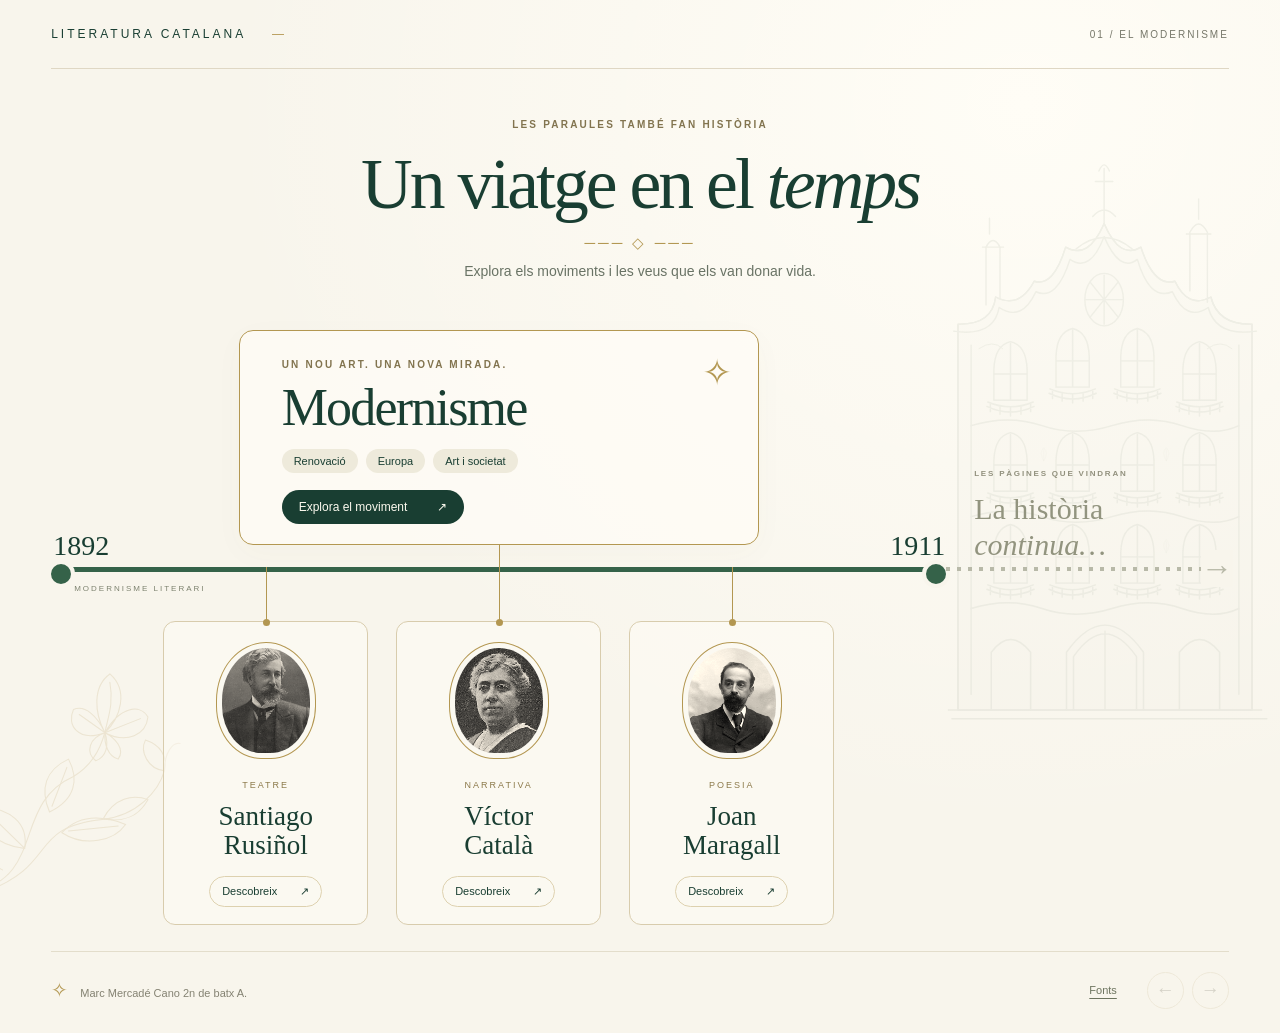
<file: index.html>
<!doctype html>
<html lang="ca">
<head><meta charset="utf-8"><meta name="viewport" content="width=device-width,initial-scale=1"><meta name="theme-color" content="#193e32"><meta name="description" content="Una línia del temps interactiva de la literatura catalana: Modernisme, Rusiñol, Víctor Català i Maragall."><title>Un viatge en el temps · Literatura catalana</title><link rel="stylesheet" href="estils.css"></head>
<body>
<header class="topbar"><a class="brand" href="index.html">LITERATURA CATALANA <span aria-hidden="true">—</span></a><span class="chapter">01 / EL MODERNISME</span></header>
<main>
<section class="intro"><p class="eyebrow">LES PARAULES TAMBÉ FAN HISTÒRIA</p><h1>Un viatge en el <em>temps</em></h1><div class="flourish" aria-hidden="true">─── ◇ ───</div><p>Explora els moviments i les veus que els van donar vida.</p></section>
<div class="timeline-scroll" tabindex="0" role="region" aria-label="Línia del temps. Desplaça horitzontalment per explorar-la.">
<div class="timeline">
<section class="period" aria-label="Modernisme, de 1892 a 1911">
<div class="movement-wrap"><button class="movement" data-open="modernisme" aria-haspopup="dialog"><span class="eyebrow">UN NOU ART. UNA NOVA MIRADA.</span><h2>Modernisme</h2><span class="tags"><span>Renovació</span><span>Europa</span><span>Art i societat</span></span><span class="cta">Explora el moviment <span aria-hidden="true">↗</span></span><span class="corner" aria-hidden="true">✧</span></button></div>
<div class="axis"><span class="date start">1892</span><span class="date end">1911</span><span class="node first"></span><span class="node last"></span><span class="axis-label">MODERNISME LITERARI</span></div>
<div class="authors">
<button class="author" data-open="rusinol" aria-haspopup="dialog"><span class="connector"></span><span class="portrait"><img src="assets/rusinol.jpg" alt="Retrat de Santiago Rusiñol"></span><span class="genre">TEATRE</span><h3>Santiago<br>Rusiñol</h3><span class="discover">Descobreix <span aria-hidden="true">↗</span></span></button>
<button class="author" data-open="catala" aria-haspopup="dialog"><span class="connector"></span><span class="portrait"><img src="assets/catala.jpg" alt="Retrat de Caterina Albert, Víctor Català"></span><span class="genre">NARRATIVA</span><h3>Víctor<br>Català</h3><span class="discover">Descobreix <span aria-hidden="true">↗</span></span></button>
<button class="author" data-open="maragall" aria-haspopup="dialog"><span class="connector"></span><span class="portrait"><img src="assets/maragall.jpg" alt="Retrat de Joan Maragall"></span><span class="genre">POESIA</span><h3>Joan<br>Maragall</h3><span class="discover">Descobreix <span aria-hidden="true">↗</span></span></button>
</div></section>
<aside class="future"><div class="future-copy"><span class="eyebrow">LES PÀGINES QUE VINDRAN</span><p>La història<br><em>continua…</em></p></div><div class="future-axis" aria-hidden="true"><span>→</span></div></aside>
</div></div>
<footer><span class="hint"><span aria-hidden="true">✧</span> Marc Mercadé Cano 2n de batx A.</span><button class="text-button" data-open="fonts" aria-haspopup="dialog">Fonts</button><div class="navigation"><button id="prev" aria-label="Desplaça la línia cap a l’esquerra">←</button><button id="next" aria-label="Desplaça la línia cap a la dreta">→</button></div></footer>
</main>
<dialog id="detail" aria-labelledby="detail-title"><button id="close" class="close" aria-label="Tanca la fitxa">×</button><div id="detail-body"></div><button class="back" id="back">← Torna a la línia del temps</button></dialog>
<script src="contingut.js"></script><script src="app.js"></script>
</body></html>
</file>
<file: estils.css>
:root{--paper:#f8f5ec;--green:#193e32;--gold:#b39751;--muted:#77786a;--border:#d8ccad;--serif:Georgia,'Times New Roman',serif}*{box-sizing:border-box}body{margin:0;background:radial-gradient(ellipse at 80% 10%,#fffdf6 0,transparent 55%),var(--paper);color:var(--green);font-family:Arial,Helvetica,sans-serif;min-height:100vh}button,a{-webkit-tap-highlight-color:transparent}button{font:inherit;cursor:pointer;color:inherit}button:focus-visible,a:focus-visible,[tabindex]:focus-visible{outline:3px solid #9e7931;outline-offset:6px}button:disabled{opacity:.3;cursor:default}.topbar{display:flex;align-items:center;justify-content:space-between;margin:0 4%;padding:27px 0;border-bottom:1px solid #dfd7c4}.brand{text-decoration:none;color:var(--green);font-size:12px;letter-spacing:3px}.brand span{color:var(--gold);margin-left:20px}.chapter{font-size:10px;letter-spacing:2px;color:var(--muted)}main{max-width:1600px;margin:auto}.intro{text-align:center;padding:38px 20px 27px}.eyebrow{font-size:10px;font-weight:600;letter-spacing:2.2px;color:#82744f;line-height:1.6}.intro h1{font-family:var(--serif);font-weight:400;font-size:clamp(42px,5.6vw,78px);letter-spacing:-3px;margin:10px 0 4px}.intro h1 em{font-weight:400}.flourish{color:var(--gold);font-size:15px;letter-spacing:3px;margin:8px}.intro>p:last-child{font-size:14px;color:#697365;margin:11px 0}.timeline-scroll{overflow-x:auto;overscroll-behavior-x:contain;scrollbar-width:thin;scrollbar-color:var(--border) transparent;padding:13px 4% 26px}.timeline{display:flex;min-width:1060px;width:100%;align-items:flex-start}.period{flex:0 0 76%;min-width:805px}.movement-wrap{height:237px;display:flex;justify-content:center;align-items:flex-start}.movement{display:block;position:relative;background:#fffdf7b0;border:1px solid var(--gold);border-radius:14px;padding:23px 42px 20px;width:520px;min-height:205px;text-align:left;box-shadow:0 8px 32px #70603a07;transition:transform .2s,box-shadow .2s}.movement:after{content:'';position:absolute;left:50%;top:100%;height:32px;width:1px;background:var(--gold)}.movement h2{font:400 52px var(--serif);letter-spacing:-1.8px;margin:5px 0 12px}.tags{display:flex;gap:8px}.tags>span{border-radius:30px;background:#eeeadb;font-size:11px;padding:6px 12px}.cta{display:inline-flex;gap:30px;border-radius:30px;background:var(--green);color:#fcfaef;padding:10px 17px;margin-top:17px;font-size:12px}.corner{position:absolute;right:26px;top:21px;font-size:36px;color:var(--gold);font-weight:400}.movement:hover{transform:translateY(-3px);box-shadow:0 12px 35px #193e3210}.axis{position:relative;border-top:5px solid #356249;height:39px;margin:0 8px}.date{position:absolute;font:400 28px var(--serif);top:-42px}.start{left:-6px}.end{right:-7px}.node{position:absolute;top:-12px;width:20px;height:20px;border:4px solid var(--paper);border-radius:50%;background:#356249;box-sizing:content-box}.first{left:-12px}.last{right:-12px}.axis-label{position:absolute;top:12px;left:15px;font-size:8px;letter-spacing:2px;color:#7d826f}.authors{display:flex;justify-content:center;gap:28px;padding:15px 20px 0}.author{position:relative;width:205px;padding:20px 15px 17px;background:#fffdf675;border:1px solid var(--border);border-radius:12px;text-align:center;transition:transform .2s,background .2s,box-shadow .2s}.connector{position:absolute;bottom:100%;left:50%;height:55px;width:1px;background:var(--gold)}.connector:after{content:'';position:absolute;bottom:-4px;left:-3px;width:7px;height:7px;border-radius:50%;background:var(--gold)}.portrait{display:block;margin:0 auto 15px;width:100px;height:117px;border:1px solid var(--gold);padding:5px;border-radius:50% 50% 45% 45%}.portrait img{width:100%;height:100%;object-fit:cover;object-position:center 24%;border-radius:50% 50% 45% 45%;filter:grayscale(1) sepia(.24)}.genre{font-size:9px;letter-spacing:2px;color:#8c7a4b}.author h3{font:400 27px/1.07 var(--serif);margin:10px 0 16px}.discover{display:inline-flex;gap:23px;padding:8px 12px;border:1px solid #ddd1af;border-radius:30px;font-size:11px}.author:hover{transform:translateY(-5px);background:#fffdf8;box-shadow:0 10px 24px #193e320b;border-color:var(--gold)}.future{flex:1;position:relative;padding-top:132px;min-width:220px}.future-copy{padding-left:28px}.future .eyebrow{font-size:8px;letter-spacing:1.8px;color:#92917e}.future-copy p{font:400 30px/1.2 var(--serif);color:#92947f;margin:10px 0}.future-axis{position:absolute;top:237px;width:100%;height:4px;background:repeating-linear-gradient(to right,#b8b9a8 0 4px,transparent 4px 11px)}.future-axis span{position:absolute;right:-4px;top:-17px;font-size:32px;color:#b8b9a8;background:var(--paper)}footer{margin:0 4%;padding:20px 0 24px;border-top:1px solid #e3ddcb;display:flex;gap:24px;align-items:center;color:#858373;font-size:11px}.hint{flex:1}.hint>span{color:var(--gold);margin-right:9px;font-size:20px}.text-button{border:0;background:none;text-decoration:underline;text-underline-offset:4px;font-size:11px;color:#6d745f}.navigation{display:flex;gap:8px}.navigation button{width:37px;height:37px;background:transparent;border:1px solid var(--border);border-radius:50%;font-size:19px}.modal-open{overflow:hidden}dialog{border:1px solid var(--gold);border-radius:18px;background:var(--paper);color:var(--green);padding:42px;width:min(560px,calc(100% - 30px));max-height:90dvh;box-shadow:0 25px 100px #10251b40}dialog::backdrop{background:#142f2869;backdrop-filter:blur(5px)}.close{position:absolute;top:13px;right:16px;background:none;border:0;font-size:29px;color:#7c7d69;width:35px;height:35px}.modal-head{display:flex;align-items:center;gap:22px}.modal-head img{width:73px;height:88px;border-radius:50%;object-fit:cover;object-position:center 24%;filter:grayscale(1) sepia(.2);border:1px solid var(--gold);padding:3px}.modal-title{font:400 39px/1.1 var(--serif);letter-spacing:-1px;margin:8px 0 12px}.lead{font:400 22px/1.35 var(--serif);margin:23px 0 18px}.keypoints{padding-left:19px;margin:0 0 24px;font-size:14px;line-height:1.65}.keypoints li{margin:8px 0}.keypoints li::marker{color:var(--gold)}.currents{display:grid;grid-template-columns:1fr 1fr;gap:14px;border-top:1px solid var(--border);padding-top:20px}.currents h3{font:400 18px var(--serif);margin:0}.currents p{font-size:12px;line-height:1.5;color:#6f7564;margin-bottom:0}.stages{display:flex;justify-content:space-between;gap:15px;margin-top:23px;padding-top:17px;border-top:1px solid var(--border)}.stages strong{font:400 19px var(--serif);display:block}.stages span{font-size:11px;color:#787c6c;display:block;margin-top:7px}.works-label{margin-top:28px}.work{padding:12px 0;border-bottom:1px solid #dfd7c3}.work h3{font:italic 22px var(--serif);margin:0 0 7px}.work p{font-size:12px;margin:0;color:#6f7564}.small{font-size:11px;line-height:1.6;color:#7c7e6f;margin-top:17px}.back{border:0;background:none;padding:0;margin-top:26px;font-size:12px;text-decoration:underline;text-underline-offset:5px}.source{display:block;color:var(--green);margin:13px 0;font-size:14px}@media(min-width:1500px){.intro{padding-top:50px}.timeline-scroll{padding-top:25px;padding-bottom:40px}.movement-wrap{height:260px}.future-axis{top:260px}.movement:after{height:55px}}@media(max-width:700px){.topbar{padding:22px 0}.brand{font-size:9px;letter-spacing:2px}.brand span{display:none}.chapter{font-size:8px;letter-spacing:1px}.intro{padding:32px 20px 21px}.intro h1{letter-spacing:-1.8px;font-size:43px}.intro .eyebrow{font-size:8px}.intro>p:last-child{font-size:12px;max-width:240px;margin:12px auto}.timeline{min-width:850px}.period{min-width:650px;flex-basis:650px}.movement{width:390px;padding:22px 28px}.movement h2{font-size:45px}.authors{gap:16px;padding-left:12px;padding-right:12px}.author{width:185px}.axis-label{display:none}.future{min-width:200px}.future-copy{padding-left:20px}.future-copy p{font-size:26px}footer{flex-wrap:wrap;gap:14px}.hint{font-size:10px;flex-basis:70%}.navigation{margin-left:auto}dialog{padding:37px 25px 26px}.modal-title{font-size:32px}.lead{font-size:21px}}@media(prefers-reduced-motion:reduce){*{scroll-behavior:auto!important;transition:none!important}}

/* Fons ornamental: discret i independent del contingut. */
body{position:relative;isolation:isolate}
body::before,body::after{content:"";position:fixed;pointer-events:none;z-index:-1;background-repeat:no-repeat;background-size:contain}
body::before{width:420px;height:630px;right:-35px;top:115px;background-image:url('assets/facana-modernista.svg');opacity:.08}
body::after{width:215px;height:250px;left:-34px;bottom:0;background-image:url('assets/flor-modernista.svg');opacity:.15}
@media(max-width:700px){body::before{width:270px;height:405px;right:-85px;top:130px;opacity:.055}body::after{width:135px;height:156px;left:-36px;opacity:.10}}
</file>
